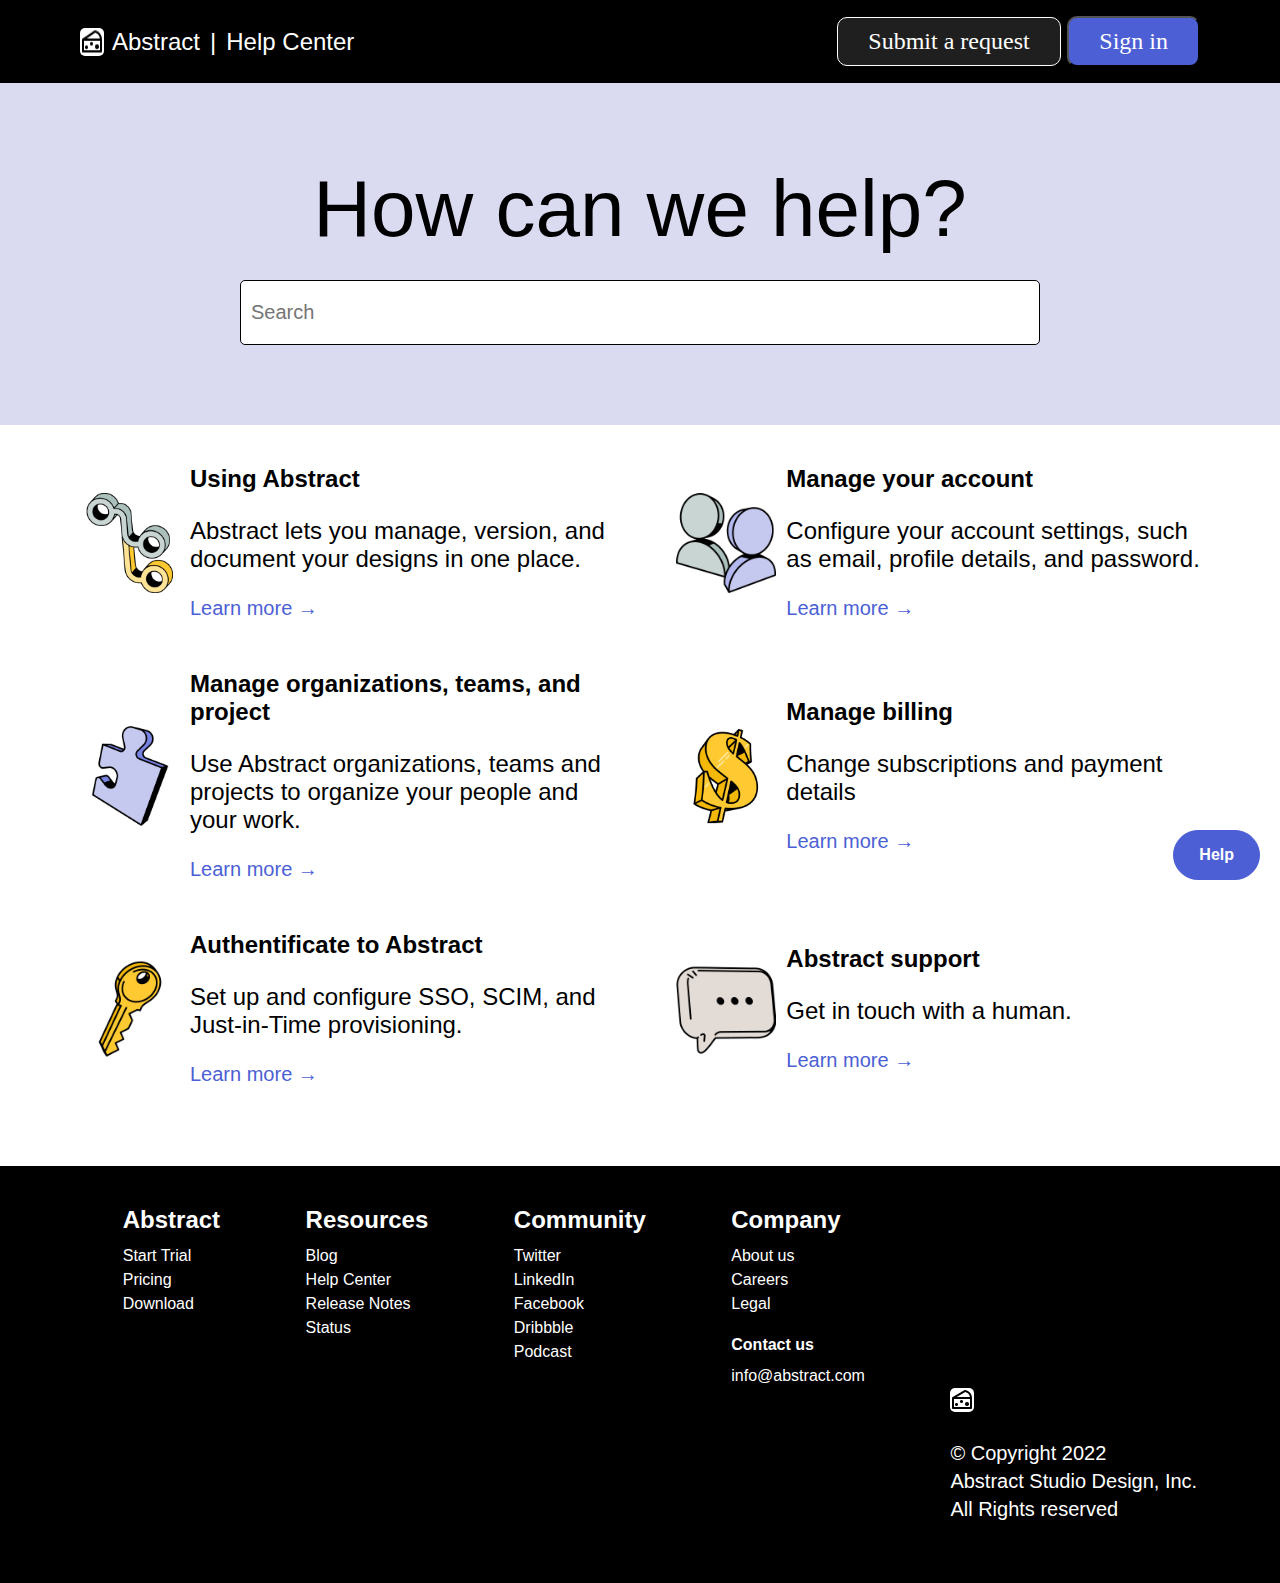
<file: abstract/index.html>
<!DOCTYPE html>
<html>
    <head>
        <meta charset="utf-8">
        <meta name="viewport" content="width=device-width, initial-scale=1">
        
        <link rel="stylesheet" href="style/bar.css">
        <link rel="stylesheet" href="style/search-section.css">
        <link rel="stylesheet" href="style/information-section.css">
        <link rel="stylesheet" href="style/footer.css">
        <link rel="stylesheet" href="style/help.css">
        
        <link rel="icon" href="images/cheese.png">
        <title>Abstract</title>
    </head>
    <body>
        <header class="bar">
                <div class="titre-bar"><a href="#" class="abstract-link"><img src="images/cheese.png" alt="icon"><div>Abstract</div></a><div>|</div><a href="#"><div>Help Center</div></a></div>
                <div class="button-menu" id="button-menu">
                    <button class="button request-button">Submit a request</button>
                    <button class="button sign-in-button">Sign in</button>
                    <div class="hamburger-menu" id="hamburger-menu"></div>
                </div>
        </header>
        <div class="hamburger-links-menu">
            <a href="#"></a><div class="hamburger-link">Submit a request</div></a>
            <a href="#"></a><div class="hamburger-link">Sign in</div></a>
        </div>
        
        <section class="search-section">
            <div class="search-title">How can we help?</div>
            <form action="">
                <input type="search" name="search-bar" id="search-bar" placeholder="Search">
                <input type="submit" value="->" style="display: none;">
            </form>       
        </section>
        
        <section class="information-section">
            <div class="branch info-part info-part-left">
                <img src="images/branch.png" alt="branch">
                <div class="info-text">
                    <div class="titre-info-part">Using Abstract</div>
                    <p>Abstract lets you manage, version, and document your designs in one place.</p>
                    <a href="#">Learn more →</a>
                </div>
            </div>

            <div class="project info-part info-part-left">
                <img src="images/group.png" alt="group">
                <div class="info-text">
                    <div class="titre-info-part">Manage organizations, teams, and project</div>
                    <p>Use Abstract organizations, teams and projects to organize your people and your work.</p>
                    <a href="#">Learn more →</a>
                </div>
            </div>

            <div class="key info-part info-part-left">
                <img src="images/key.png" alt="key">
                <div class="info-text">
                    <div class="titre-info-part">Authentificate to Abstract</div>
                    <p>Set up and configure SSO, SCIM, and Just-in-Time provisioning.</p>
                    <a href="#">Learn more →</a>
                </div>
            </div>

            <div class="account info-part info-part-right">
                <img src="images/account.png" alt="account">
                <div class="info-text">
                    <div class="titre-info-part">Manage your account</div>
                    <p>Configure your account settings, such as email, profile details, and password.</p>
                    <a href="#">Learn more →</a>
                </div>
            </div>

            <div class="billing info-part info-part-right">
                <img src="images/dollar.png" alt="dollar">
                <div class="info-text">
                    <div class="titre-info-part">Manage billing</div>
                    <p>Change subscriptions and payment details</p>
                    <a href="#">Learn more →</a>
                </div>
            </div>

            <div class="support info-part info-part-right">
                <img src="images/support.png" alt="support">
                <div class="info-text">
                    <div class="titre-info-part">Abstract support</div>
                    <p>Get in touch with a human.</p>
                    <a href="#">Learn more →</a>
                </div>
            </div>
        </section>
        
        <footer class="footer">
            <div class="footer-abstract">
                <div class="footer-title">Abstract</div>
                <div><a href="#">Start Trial</a></div>
                <div><a href="#">Pricing</a></div>
                <div><a href="#">Download</a></div>
            </div>
            <div class="footer-resources">
                <div class="footer-title">Resources</div>
                <div><a href="#">Blog</a></div>
                <div><a href="#">Help Center</a></div>
                <div><a href="#">Release Notes</a></div>
                <div><a href="#">Status</a></div>
            </div>
            <div class="footer-community">
                <div class="footer-title">Community</div>
                <div><a href="#">Twitter</a></div>
                <div><a href="#">LinkedIn</a></div>
                <div><a href="#">Facebook</a></div>
                <div><a href="#">Dribbble</a></div>
                <div><a href="#">Podcast</a></div>
            </div>
            <div class="footer-company">
                <div>
                    <div class="footer-title">Company</div>
                    <div><a href="#">About us</a></div>
                    <div><a href="#">Careers</a></div>
                    <div><a href="#">Legal</a></div>
                </div>
                <div class="footer-contact">
                    <div class="footer-title">Contact us</div>
                    <div><a href="#">info@abstract.com</a></div>
                </div>
            </div>
            <div class="footer-copyright">
                <img src="images/cheese.png" alt="cheese">
                <p>
                    © Copyright 2022<br>
                    Abstract Studio Design, Inc.<br>
                    All Rights reserved
                </p>
            </div>
        </footer>
        <button class="help-button">Help</button>
        <script src="script/script.js"></script>
    </body>
</html>
</file>
<file: abstract/style/bar.css>
body {
    margin: 0;
}

.bar {
    display: flex;
    flex-direction: row;
    justify-content: space-between;

    padding-top: 1rem; padding-bottom: 1rem;
    padding-left: 80px; padding-right: 80px;
    background-color: #000000;
    color: #ffffff;

    font-size: 24px;
    font-family: Arial, Helvetica, sans-serif;
}

.bar img {
    background-color: #ffffff;
    border-radius: 5px;
}

.bar a {
    color: inherit;
    text-decoration: none;
}

.bar .button {
    border-radius: 10px;

    font-size: inherit;
    font-family: "GT America Standard", serif;
    padding: 10px 30px;
}

.bar .request-button {
    border: solid 1px white;
    background-color: rgb(31, 31, 31);
    color: #ffffff;
}

.bar .request-button:hover {
    cursor: pointer;
}

.bar .sign-in-button {
    background-color: #4C5FD5;
    color: white;

    transition: background-color 0.3s, color 0.3s;
}

.bar .sign-in-button:hover {
    cursor: pointer;
    background-color: #ffffff;
    color: rgb(31, 31, 31);
}

.bar .titre-bar {
    display: flex;
    flex-direction: row;
    align-items: center;
    justify-content: space-between;
    gap: 10px;
}

.bar .titre-bar .abstract-link {
    display: flex;
    flex-direction: row;
    gap: 8px;
}

.hamburger-links-menu {
    display: none;
}

@media screen and (max-width: 1200px) {

    .bar.selected {
        background-color: rgb(31, 31, 31);
        border-bottom: 1px solid white;
    }

    .bar .button {
        display: none;
    }

    .bar .button-menu {
        cursor: pointer;
    }

    .bar .hamburger-menu {
        border: 1px #ffffff solid;
        background-color: #ffffff;
        border-radius: 1px;
        width: 25px;
        height: 1px;

        transition: 0.5s;
    }

    .bar .hamburger-menu::before {
        display: inline-block;
        content: "";
        border: 1px #ffffff solid;
        background-color: #ffffff;
        border-radius: 1px;
        width: 25px;
        height: 1px;

        z-index: 1;
        position: absolute;
        top: 25px;

        transition: 0.5s;
    }

    .bar .hamburger-menu::after {
        display: inline-block;
        content: "";
        border: 1px #ffffff solid;
        background-color: #ffffff;
        border-radius: 1px;
        width: 25px;
        height: 1px;

        z-index: 1;
        position: absolute;
        top: 34px;

        transition: 0.5s;
    }

    .bar .hamburger-menu.selected {
        background-color: rgb(31, 31, 31);
        border-color: rgb(31, 31, 31);
    }

    .bar .hamburger-menu.selected::after {
        transform: translate(0px, -9px) rotate(45deg);
    }

    .bar .hamburger-menu.selected::before {
        transform: translate(0px, 0px) rotate(-45deg);
    }

    .hamburger-links-menu.selected {
        position: absolute;
        top: 61px;
        left: 0px;

        width: 100%;
        padding: 1rem 0;

        display: flex;
        flex-direction: column;
        align-items: center;

        background-color: rgb(31, 31, 31);
    }

    .hamburger-links-menu .hamburger-link {
        width: 50%;
        padding: 0.3rem;

        color: white;
        font-size: 20px;
        font-family: Arial, Helvetica, sans-serif;
        text-align: center;
        text-decoration: none;

        cursor: pointer;

        transition: color 0.5s;
    }

    .hamburger-links-menu .hamburger-link:last-child {
        border-top: 1px solid white;
    }

    .hamburger-links-menu .hamburger-link:hover {
        color: rgb(172, 172, 172);
    }
}

@media screen and (max-width: 800px) {
    .bar {
        padding-left: 20px;
        padding-right: 20px;
    }
}

@media screen and (max-width: 350px) {
    .bar {
        font-size: 18px;
    }

    .hamburger-links-menu.selected {
        top: 57px;
    }
}
</file>
<file: abstract/style/search-section.css>
.search-section {
    background-color: #dadbf1;

    width: 100%;
    padding: 80px 0;
}

.search-title {
    font-family: Arial, Helvetica, sans-serif;
    font-size: 80px;
    text-align: center;
}

.search-section form {
    text-align: center;
    margin: auto;
    margin-top: 25px;
    max-width: 800px;
}

.search-section form #search-bar {
    border: 1px solid black;
    border-radius: 5px;
    font-size: 20px;
    padding: 20px 10px;
    width: 100%;

    transition: border-color 0.3s;
}

.search-section form #search-bar:hover {
    border-color: #4C5FD5;
}

.search-section form #search-bar:focus-visible {
    border-color: #4C5FD5;
    outline: none;
}

.search-section form #search-bar:focus {
    border-color: #4C5FD5;
    outline: none;
}

@media screen and (max-width: 800px) {
    .search-title {
        font-size: 60px;
    }

    .search-section form{
        margin: 0 20px;
    }
}

@media screen and (max-width: 530px) {
    .search-title {
        font-size: 40px;
    }
}

@media screen and (max-width: 350px) {
    .search-title {
        font-size: 30px;
    }
}
</file>
<file: abstract/style/information-section.css>
.information-section {
    display: grid;
    grid-template-areas: 
    "branch account"
    "project billing"
    "key support";

    justify-items: center;
    justify-content: stretch;
    gap: 50px 50px;

    margin: 40px 80px;
}

.information-section .info-part {
    display: flex;
    flex-direction: row;
    justify-content: center;
    align-items: center;
    gap: 10px;

    font-size: 24px;
    font-family: Arial, Helvetica, sans-serif;

    max-width: 600px;
}

.information-section .info-part img {
    display: block;
    max-width: 100px;
}

.info-part .info-text {
    font-size: 24px;
    font-family: Arial, Helvetica, sans-serif;

    display: flex;
    flex-direction: column;
    justify-content: center;
}

.info-part .info-text .titre-info-part {
    font-weight: bold;
}

.info-part .info-text a {
    font-size: 20px;
    text-decoration: none;
    color: #4C5FD5;
}

.info-part .info-text a:hover {
    text-decoration: underline;
}

.info-part.info-part-right {
    justify-self: start;
}

.info-part.info-part-left {
    justify-self: end;
}

.information-section .branch {
    grid-area: branch;
}

.information-section .account {
    grid-area: account;
}

.information-section .project {
    grid-area: project;
}

.information-section .billing {
    grid-area: billing;
}

.information-section .key {
    grid-area: key;
}

.information-section .support {
    grid-area: support;
}

@media screen and (max-width: 750px) {
    .information-section {
        display: flex;
        flex-direction: column;
        align-items: start;

        margin: 40px 40px;
    }
}

@media screen and (max-width: 600px) {
    .information-section .info-part img {
        max-width: 75px;
    }
}
</file>
<file: abstract/style/footer.css>
.footer {
    background-color: black;
    color: #ffffff;

    font-family: Arial, Helvetica, sans-serif;

    padding: 40px 40px 40px 80px;
    margin-top: 80px;

    justify-items: start;
    justify-content: space-around;

    align-items: start;

    display: grid;
    grid-template-areas:
    "abstract resources community company ."
    ". . . . copyright";
}

.footer .footer-title {
    font-size: 24px;
    font-weight: bold;
    margin-bottom: 10px;
}

.footer a {
    color: inherit;
    text-decoration: none;
    font-size: 16px;
    line-height: 24px;
}

.footer a:hover {
    text-decoration: underline;
}

.footer .footer-contact {
    margin-top: 20px;
}

.footer .footer-contact .footer-title {
    font-weight: bold;
    font-size: 16px;
}

.footer .footer-copyright {
    font-size: 20px;
    line-height: 28px;
}

.footer .footer-copyright img {
    background-color: #ffffff;
    border-radius: 5px;
}

.footer .footer-abstract {
    grid-area: abstract;
}

.footer .footer-resources {
    grid-area: resources;
}

.footer .footer-community {
    grid-area: community;
}

.footer .footer-company {
    grid-area: company;
}

.footer .footer-copyright {
    grid-area: copyright;
}

@media screen and (max-width: 1000px) {
    .footer {
        grid-template-areas:
        "abstract resources"
        "community company"
        ". copyright";

        row-gap: 20px;
        padding: 40px 40px 40px 40px;
    }
}

@media screen and (max-width: 500px) {
    .footer {
        grid-template-areas:
        "abstract resources"
        "community company"
        "copyright .";
    }
}

@media screen and (max-width: 600px) {
    .footer {
        padding: 40px 20px 40px 20px;
    }
}
</file>
<file: abstract/style/help.css>
.help-button {
    position: fixed;
    bottom: 20px;
    right: 20px;

    background-color: #4C5FD5;
    border: 1px solid #4C5FD5;
    border-radius: 30px;

    color: #ffffff;
    font-family: Arial, Helvetica, sans-serif;
    font-size: 16px;
    font-weight: bold;

    padding: 15px 25px;

    cursor: pointer;
}

.help-button:focus {
    border-color: #ffffff;
}
</file>
